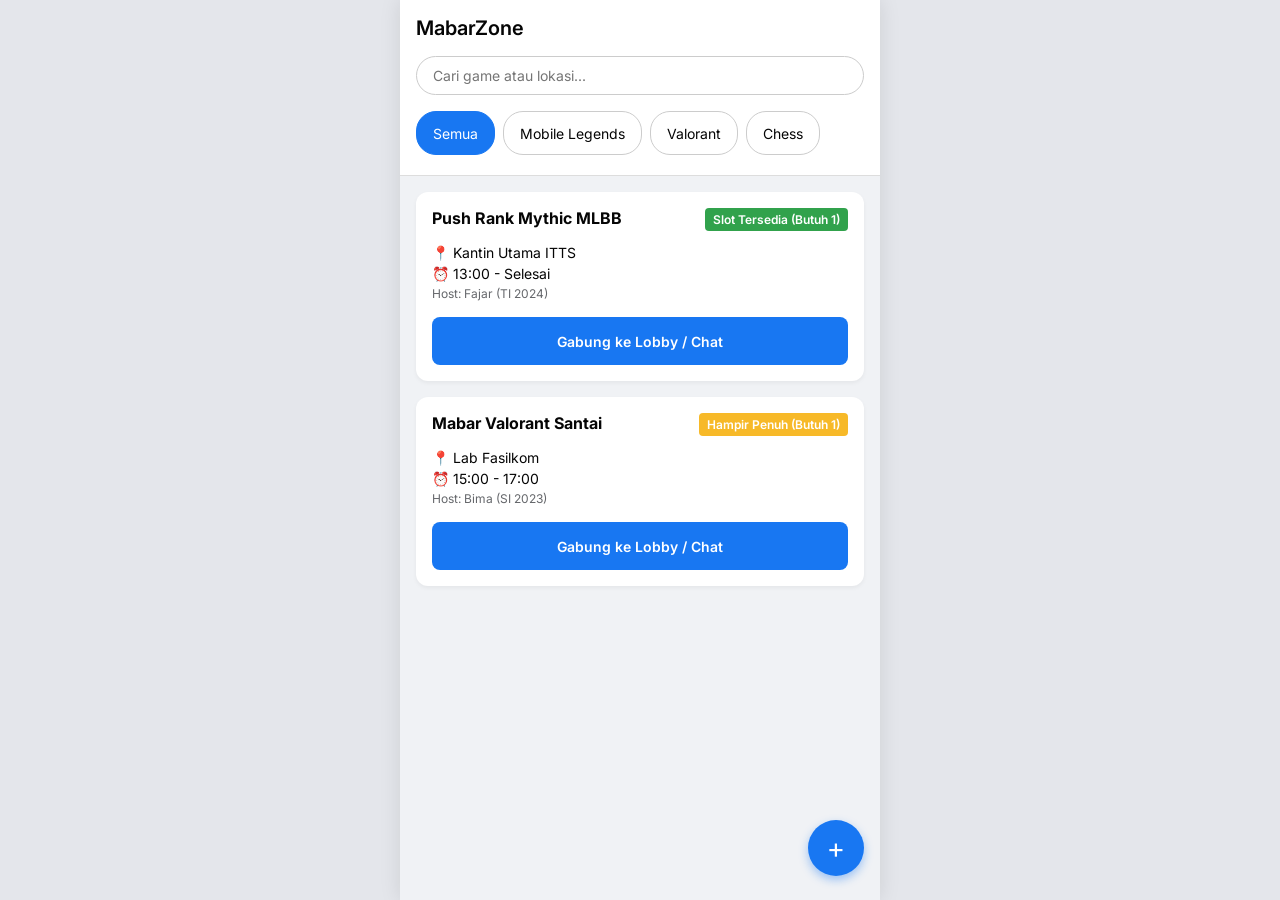
<file: index.html>
<!DOCTYPE html>
<html lang="id">
<head>
    <meta charset="UTF-8">
    <meta name="viewport" content="width=device-width, initial-scale=1.0">
    <title>MabarZone - ITTS</title>
    <link rel="stylesheet" href="tugas7.css">
    <!-- Menggunakan font Inter sesuai laporan -->
    <link href="https://fonts.googleapis.com/css2?family=Inter:wght@400;500;600;700&display=swap" rel="stylesheet">
</head>
<body>
    <div class="app-container">
        <!-- HALAMAN 1: HOME FEED -->
        <main id="home-view" class="view active">
            <header class="app-header">
                <h1 class="heading-1">MabarZone</h1>
                <input type="text" class="search-bar" placeholder="Cari game atau lokasi...">
                <div class="filter-chips">
                    <button class="chip active">Semua</button>
                    <button class="chip">Mobile Legends</button>
                    <button class="chip">Valorant</button>
                    <button class="chip">Chess</button>
                </div>
            </header>

            <section class="lobby-list">
                <!-- Kartu Ajakan 1 -->
                <article class="lobby-card">
                    <div class="card-header">
                        <h2 class="card-title">Push Rank Mythic MLBB</h2>
                        <span class="status-badge status-green">Slot Tersedia (Butuh 1)</span>
                    </div>
                    <div class="card-body">
                        <p class="body-text">📍 Kantin Utama ITTS</p>
                        <p class="body-text">⏰ 13:00 - Selesai</p>
                        <p class="caption-text text-neutral">Host: Fajar (TI 2024)</p>
                    </div>
                    <button class="cta-btn full-width" onclick="alert('Gabung ke grup WhatsApp/Lobby?')">Gabung ke Lobby / Chat</button>
                </article>

                <!-- Kartu Ajakan 2 -->
                <article class="lobby-card">
                    <div class="card-header">
                        <h2 class="card-title">Mabar Valorant Santai</h2>
                        <span class="status-badge status-amber">Hampir Penuh (Butuh 1)</span>
                    </div>
                    <div class="card-body">
                        <p class="body-text">📍 Lab Fasilkom</p>
                        <p class="body-text">⏰ 15:00 - 17:00</p>
                        <p class="caption-text text-neutral">Host: Bima (SI 2023)</p>
                    </div>
                    <button class="cta-btn full-width" onclick="alert('Gabung ke grup Discord?')">Gabung ke Lobby / Chat</button>
                </article>
            </section>

            <!-- Floating Action Button (+) -->
            <button id="fab-add" class="fab-btn">+</button>
        </main>

        <!-- HALAMAN 2: CREATE POST FORM -->
        <main id="create-view" class="view hidden">
            <header class="app-header header-with-back">
                <button id="btn-back" class="icon-btn">&larr;</button>
                <h1 class="heading-1">Buat Ajakan Mabar</h1>
            </header>

            <section class="form-section">
                <form id="create-post-form">
                    <div class="form-group">
                        <label class="label-input" for="judul">Judul Kegiatan</label>
                        <input type="text" id="judul" required placeholder="Misal: Push Rank Santai">
                    </div>
                    <div class="form-group">
                        <label class="label-input" for="kategori">Kategori Game</label>
                        <select id="kategori" required>
                            <option value="mlbb">Mobile Legends</option>
                            <option value="valorant">Valorant</option>
                            <option value="chess">Chess / Papan</option>
                            <option value="lainnya">Lainnya</option>
                        </select>
                    </div>
                    <div class="form-group">
                        <label class="label-input" for="lokasi">Lokasi Kampus (Titik Kumpul)</label>
                        <input type="text" id="lokasi" required placeholder="Misal: Ruang Komunal">
                    </div>
                    <div class="form-group">
                        <label class="label-input" for="waktu">Jam Mulai</label>
                        <input type="time" id="waktu" required>
                    </div>
                    <div class="form-group">
                        <label class="label-input" for="link">Link Kontak (WhatsApp/Discord)</label>
                        <input type="url" id="link" required placeholder="https://wa.me/...">
                    </div>
                    <button type="submit" class="cta-btn full-width mt-24">Publikasi Ajakan</button>
                </form>
            </section>
        </main>
    </div>

    <script src="tugas7scrip.js"></script>
</body>
</html>
</file>
<file: tugas7.css>
/* Color Palette & Spatial System (8pt) Berdasarkan Laporan UI/UX MabarZone */
:root {
    --primary-blue: #1877F2;      /* Tombol utama, indikator aktif */
    --surface-gray: #F0F2F5;      /* Latar belakang aplikasi */
    --text-dark: #050505;         /* Teks utama */
    --text-neutral: #65676B;      /* Teks sekunder */
    --status-green: #31A24C;      /* Slot tersedia */
    --status-amber: #F7B928;      /* Slot hampir penuh */
    --white: #FFFFFF;
    
    /* 8pt Spatial System */
    --space-1: 8px;
    --space-2: 16px;
    --space-3: 24px;
    --space-4: 32px;
}

/* Reset Dasar */
* {
    margin: 0;
    padding: 0;
    box-sizing: border-box;
    font-family: 'Inter', sans-serif; /* Tipografi modern sesuai spesifikasi */
}

body {
    background-color: #e4e6eb; /* Warna luar untuk simulasi web */
    display: flex;
    justify-content: center;
    color: var(--text-dark);
}

/* Mobile-First Container */
.app-container {
    width: 100%;
    max-width: 480px; /* Simulasi ukuran layar smartphone */
    min-height: 100vh;
    background-color: var(--surface-gray);
    position: relative;
    overflow-x: hidden;
    box-shadow: 0 0 20px rgba(0,0,0,0.1);
}

/* View Switcher (Hierarki Datar) */
.view { display: none; }
.view.active { display: block; }

/* Tipografi */
.heading-1 { font-size: 20px; font-weight: 600; }
.card-title { font-size: 16px; font-weight: 700; margin-bottom: var(--space-1); }
.body-text { font-size: 14px; font-weight: 400; margin-bottom: 4px; }
.label-input { font-size: 14px; font-weight: 500; display: block; margin-bottom: var(--space-1); }
.caption-text { font-size: 12px; font-weight: 400; }
.text-neutral { color: var(--text-neutral); }

/* Header & Search */
.app-header {
    background-color: var(--white);
    padding: var(--space-2);
    position: sticky;
    top: 0;
    z-index: 10;
    border-bottom: 1px solid #ddd;
}

.header-with-back {
    display: flex;
    align-items: center;
    gap: var(--space-2);
}

.icon-btn {
    background: none;
    border: none;
    font-size: 24px;
    cursor: pointer;
    color: var(--text-dark);
}

.search-bar {
    width: 100%;
    padding: 10px var(--space-2);
    margin-top: var(--space-2);
    border: 1px solid #ccc;
    border-radius: 20px;
    font-size: 14px;
}

/* Filter Chips Horizontal */
.filter-chips {
    display: flex;
    gap: var(--space-1);
    margin-top: var(--space-2);
    overflow-x: auto;
    padding-bottom: 4px;
}
.filter-chips::-webkit-scrollbar { display: none; }

.chip {
    padding: 8px 16px;
    border-radius: 20px;
    border: 1px solid #ccc;
    background-color: var(--white);
    color: var(--text-dark);
    font-size: 14px;
    white-space: nowrap;
    cursor: pointer;
    min-height: 44px; /* Area sentuh minimal 44x44px (Aksesibilitas WCAG) */
}
.chip.active {
    background-color: var(--primary-blue);
    color: var(--white);
    border-color: var(--primary-blue);
}

/* Lobby Cards */
.lobby-list {
    padding: var(--space-2);
}

.lobby-card {
    background-color: var(--white);
    border-radius: 12px;
    padding: var(--space-2);
    margin-bottom: var(--space-2);
    box-shadow: 0 2px 4px rgba(0,0,0,0.05);
}

.card-header {
    display: flex;
    justify-content: space-between;
    align-items: flex-start;
}

.status-badge {
    font-size: 12px;
    font-weight: 600;
    padding: 4px 8px;
    border-radius: 4px;
    color: var(--white);
}
.status-green { background-color: var(--status-green); }
.status-amber { background-color: var(--status-amber); }

.card-body {
    margin: var(--space-1) 0 var(--space-2) 0;
}

/* Buttons & FAB (Hukum Fitts) */
.cta-btn {
    background-color: var(--primary-blue);
    color: var(--white);
    border: none;
    border-radius: 8px;
    font-size: 14px;
    font-weight: 600;
    cursor: pointer;
    min-height: 48px; /* Tinggi minimal 48dp */
}
.full-width { width: 100%; }
.mt-24 { margin-top: var(--space-3); }

.fab-btn {
    position: fixed;
    bottom: var(--space-3);
    right: max(16px, calc(50% - 240px + 16px)); /* Terkunci di container 480px */
    width: 56px;
    height: 56px;
    border-radius: 50%;
    background-color: var(--primary-blue);
    color: var(--white);
    border: none;
    font-size: 28px;
    box-shadow: 0 4px 10px rgba(24, 119, 242, 0.4);
    cursor: pointer;
    z-index: 20;
}

/* Forms */
.form-section {
    padding: var(--space-2);
    background-color: var(--white);
    min-height: calc(100vh - 60px);
}

.form-group {
    margin-bottom: var(--space-2);
}

.form-group input, .form-group select {
    width: 100%;
    padding: 12px var(--space-2);
    border: 1px solid #ccc;
    border-radius: 8px;
    font-size: 14px;
    min-height: 44px; /* Area sentuh sentuh form WCAG */
}
</file>
